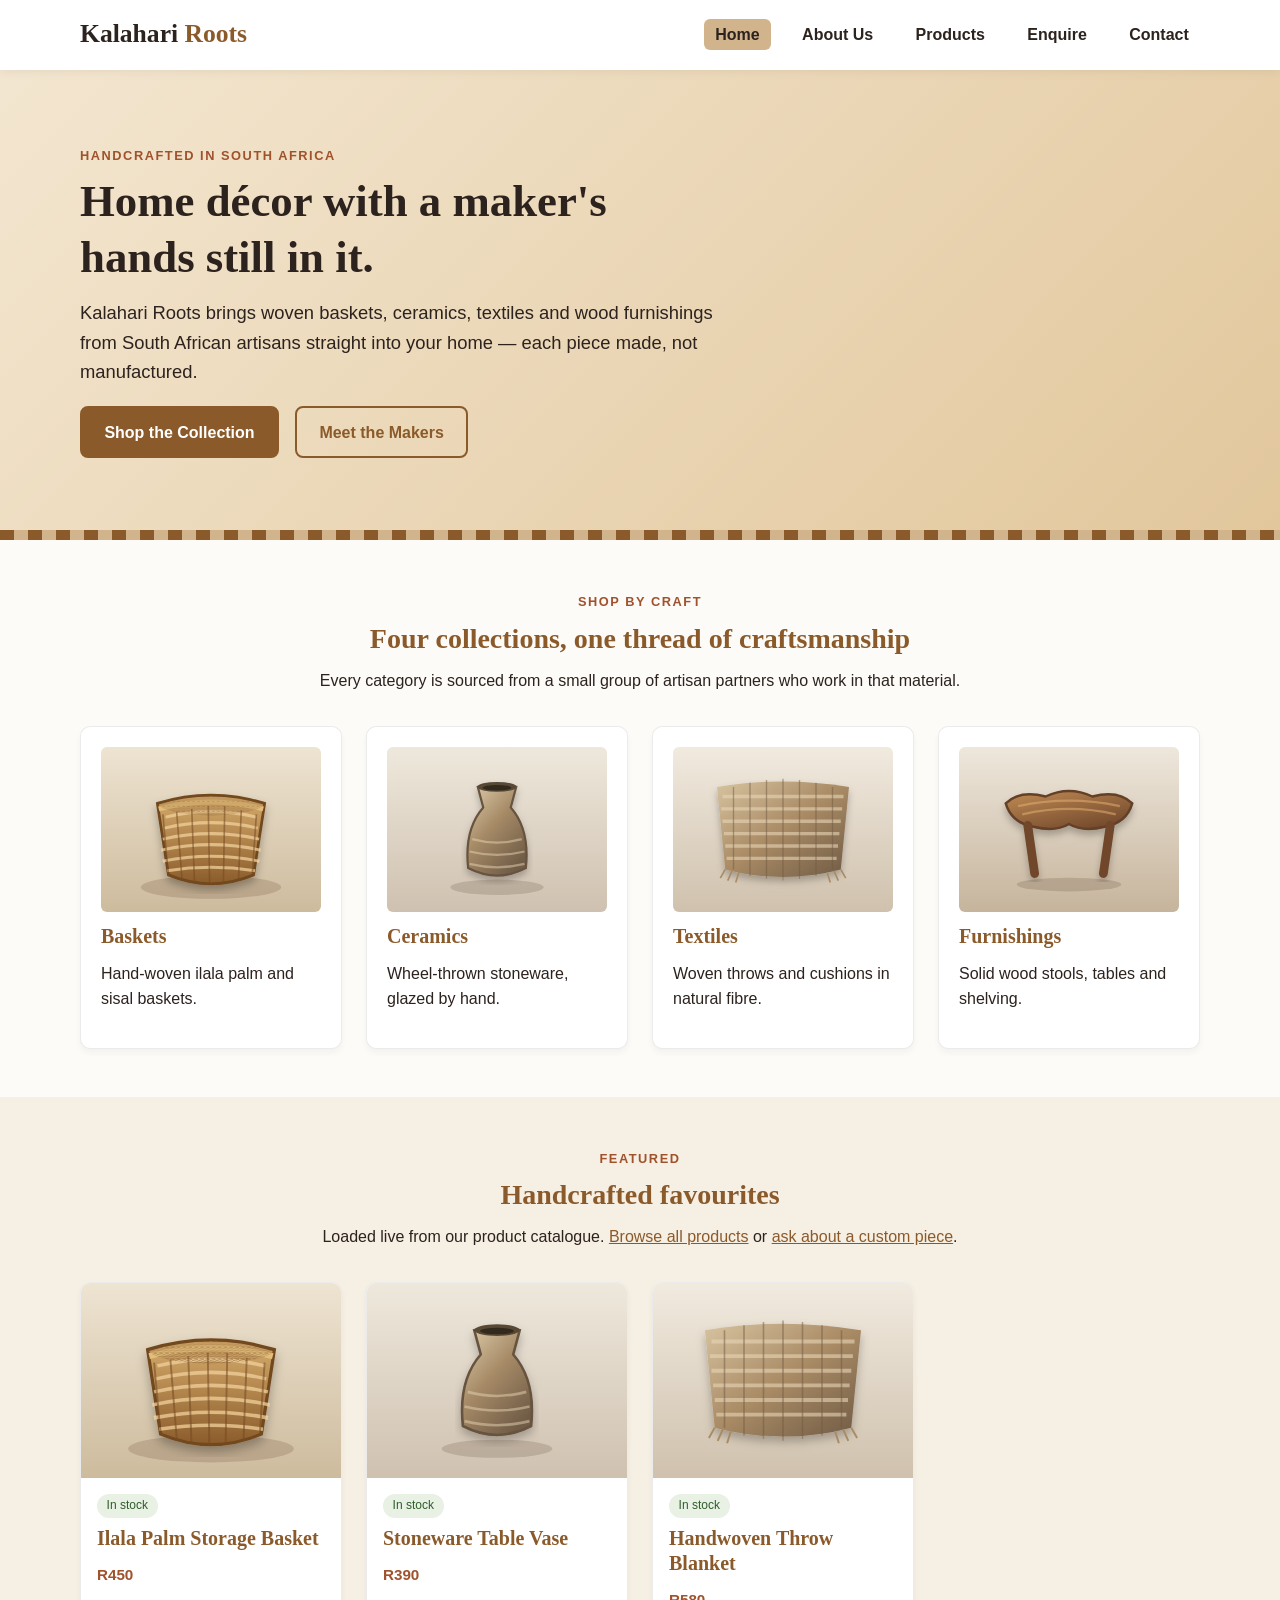
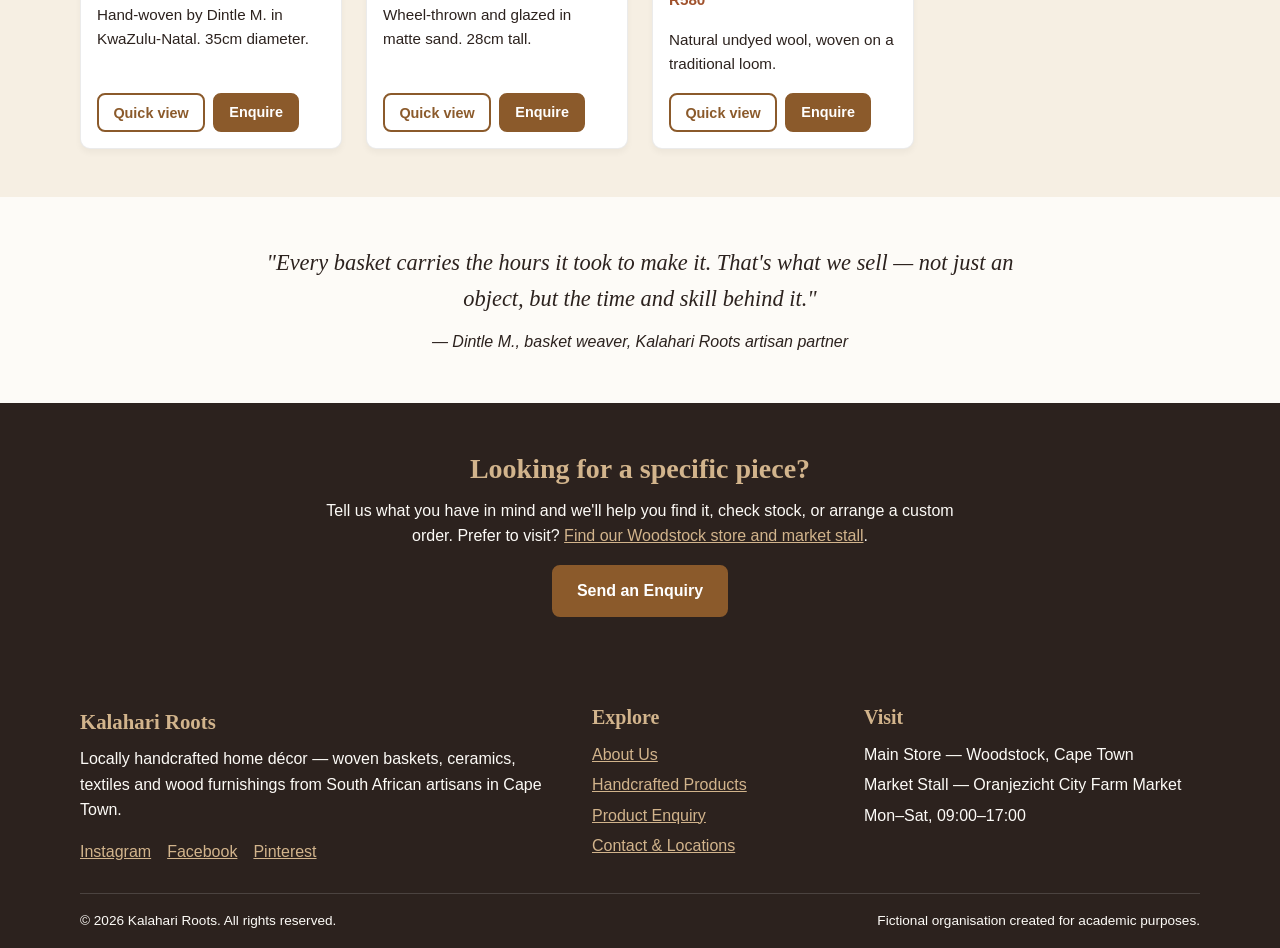
<file: index.html>
<!DOCTYPE html>
<html lang="en">
<head>
  <meta charset="UTF-8">
  <meta name="viewport" content="width=device-width, initial-scale=1.0">
  <title>Kalahari Roots | Handcrafted South African Home Décor, Cape Town</title>
  <meta name="description" content="Shop handcrafted South African home décor in Cape Town — woven baskets, stoneware ceramics, handwoven textiles and solid wood furnishings made by local artisans.">
  <meta name="keywords" content="handcrafted home decor South Africa, woven baskets Cape Town, stoneware ceramics, handwoven textiles, wooden furniture, Woodstock store">
  <meta name="author" content="Kalahari Roots">
  <meta name="robots" content="index, follow">
  <meta name="theme-color" content="#8B5A2B">
  <meta http-equiv="Content-Security-Policy" content="default-src 'self'; script-src 'self' https://cdnjs.cloudflare.com; style-src 'self' 'unsafe-inline' https://cdnjs.cloudflare.com; img-src 'self' data: https://tile.openstreetmap.org https://cdnjs.cloudflare.com; connect-src 'self' https://jsonplaceholder.typicode.com; form-action 'self' https://jsonplaceholder.typicode.com; object-src 'none'; base-uri 'self'">
  <meta name="referrer" content="strict-origin-when-cross-origin">
  <link rel="canonical" href="https://kalahari-roots.netlify.app/">
  <meta property="og:type" content="website">
  <meta property="og:site_name" content="Kalahari Roots">
  <meta property="og:title" content="Kalahari Roots | Handcrafted South African Home Décor, Cape Town">
  <meta property="og:description" content="Shop handcrafted South African home décor in Cape Town — woven baskets, stoneware ceramics, handwoven textiles and solid wood furnishings made by local artisans.">
  <meta property="og:url" content="https://kalahari-roots.netlify.app/">
  <meta property="og:image" content="https://kalahari-roots.netlify.app/images/ilala-palm-storage-basket.svg">
  <meta name="twitter:card" content="summary_large_image">
  <link rel="icon" href="images/ilala-palm-storage-basket.svg" type="image/svg+xml">
  <link rel="stylesheet" href="css/style.css">
  <script type="application/ld+json">{"@context": "https://schema.org", "@type": "HomeGoodsStore", "name": "Kalahari Roots", "description": "Handcrafted South African home décor — baskets, ceramics, textiles and wood furnishings.", "url": "https://kalahari-roots.netlify.app/", "telephone": "+27215550148", "email": "hello@kalahariroots.co.za", "priceRange": "R220–R1450", "address": {"@type": "PostalAddress", "addressLocality": "Woodstock, Cape Town", "addressRegion": "Western Cape", "addressCountry": "ZA"}, "geo": {"@type": "GeoCoordinates", "latitude": -33.9272, "longitude": 18.4486}, "openingHours": "Mo-Sa 09:00-17:00", "areaServed": "South Africa"}</script>
  </head>
<body>
  <a class="skip-link" href="#main">Skip to main content</a>
  <header class="site-header">
    <nav class="nav-wrap" aria-label="Main navigation">
      <a href="index.html" class="logo">Kalahari <span>Roots</span></a>
      <button type="button" class="nav-toggle" aria-label="Toggle menu" aria-expanded="false">☰</button>
      <ul class="nav-links">
        <li><a href="index.html" aria-current="page">Home</a></li>
        <li><a href="about.html">About Us</a></li>
        <li><a href="products.html">Products</a></li>
        <li><a href="enquiry.html">Enquire</a></li>
        <li><a href="contact.html">Contact</a></li>
      </ul>
    </nav>
  </header>

  <main id="main">

    <section class="hero">
      <div class="container hero-grid">
        <div class="hero-copy">
          <span class="eyebrow">Handcrafted in South Africa</span>
          <h1>Home décor with a maker's hands still in it.</h1>
          <p class="lead">Kalahari Roots brings woven baskets, ceramics, textiles and wood furnishings from South African artisans straight into your home — each piece made, not manufactured.</p>
          <div class="hero-actions">
            <a href="products.html" class="btn btn-primary">Shop the Collection</a>
            <a href="about.html" class="btn btn-outline">Meet the Makers</a>
          </div>
        </div>
      </div>
    </section>

    <div class="weave-rule"></div>

    <section>
      <div class="container">
        <div class="section-head reveal">
          <span class="eyebrow">Shop by Craft</span>
          <h2>Four collections, one thread of craftsmanship</h2>
          <p>Every category is sourced from a small group of artisan partners who work in that material.</p>
        </div>
        <div class="card-grid">
          <a href="products.html#baskets" class="category-card reveal">
            <img src="images/ilala-palm-storage-basket.svg" alt="Hand-woven ilala palm storage basket" loading="lazy" width="400" height="300">
            <h3>Baskets</h3><p>Hand-woven ilala palm and sisal baskets.</p>
          </a>
          <a href="products.html#ceramics" class="category-card reveal">
            <img src="images/stoneware-table-vase.svg" alt="Handmade stoneware table vase" loading="lazy" width="400" height="300">
            <h3>Ceramics</h3><p>Wheel-thrown stoneware, glazed by hand.</p>
          </a>
          <a href="products.html#textiles" class="category-card reveal">
            <img src="images/handwoven-throw-blanket.svg" alt="Handwoven wool throw blanket" loading="lazy" width="400" height="300">
            <h3>Textiles</h3><p>Woven throws and cushions in natural fibre.</p>
          </a>
          <a href="products.html#furnishings" class="category-card reveal">
            <img src="images/live-edge-side-table.svg" alt="Live-edge wooden side table" loading="lazy" width="400" height="300">
            <h3>Furnishings</h3><p>Solid wood stools, tables and shelving.</p>
          </a>
        </div>
      </div>
    </section>

    <section class="section-alt">
      <div class="container">
        <div class="section-head reveal">
          <span class="eyebrow">Featured</span>
          <h2>Handcrafted favourites</h2>
          <p>Loaded live from our product catalogue. <a href="products.html">Browse all products</a> or <a href="enquiry.html">ask about a custom piece</a>.</p>
        </div>
        <div class="product-grid" id="featured-grid" aria-live="polite"></div>
        <noscript><p>Enable JavaScript to see featured products, or visit our <a href="products.html">products page</a>.</p></noscript>
      </div>
    </section>

    <section>
      <div class="container">
        <div class="quote-strip reveal">
          <blockquote>"Every basket carries the hours it took to make it. That's what we sell — not just an object, but the time and skill behind it."</blockquote>
          <cite>— Dintle M., basket weaver, Kalahari Roots artisan partner</cite>
        </div>
      </div>
    </section>

    <section class="cta-band">
      <div class="container">
        <h2>Looking for a specific piece?</h2>
        <p>Tell us what you have in mind and we'll help you find it, check stock, or arrange a custom order. Prefer to visit? <a href="contact.html">Find our Woodstock store and market stall</a>.</p>
        <a href="enquiry.html" class="btn btn-primary">Send an Enquiry</a>
      </div>
    </section>
  </main>

  <footer class="site-footer">
    <div class="container">
      <div class="footer-grid">
        <div>
          <span class="logo">Kalahari Roots</span>
          <p>Locally handcrafted home décor — woven baskets, ceramics, textiles and wood furnishings from South African artisans in Cape Town.</p>
          <ul class="social">
            <li><a href="https://www.instagram.com/" target="_blank" rel="noopener noreferrer" aria-label="Kalahari Roots on Instagram">Instagram</a></li>
            <li><a href="https://www.facebook.com/" target="_blank" rel="noopener noreferrer" aria-label="Kalahari Roots on Facebook">Facebook</a></li>
            <li><a href="https://www.pinterest.com/" target="_blank" rel="noopener noreferrer" aria-label="Kalahari Roots on Pinterest">Pinterest</a></li>
          </ul>
        </div>
        <div>
          <h3>Explore</h3>
          <ul>
            <li><a href="about.html">About Us</a></li>
            <li><a href="products.html">Handcrafted Products</a></li>
            <li><a href="enquiry.html">Product Enquiry</a></li>
            <li><a href="contact.html">Contact &amp; Locations</a></li>
          </ul>
        </div>
        <div>
          <h3>Visit</h3>
          <ul>
            <li>Main Store — Woodstock, Cape Town</li>
            <li>Market Stall — Oranjezicht City Farm Market</li>
            <li>Mon–Sat, 09:00–17:00</li>
          </ul>
        </div>
      </div>
      <div class="footer-bottom">
        <span>&copy; 2026 Kalahari Roots. All rights reserved.</span>
        <span>Fictional organisation created for academic purposes.</span>
      </div>
    </div>
  </footer>
  <script src="js/products.js" defer></script>
  <script src="js/script.js" defer></script>
</body>
</html>
</file>
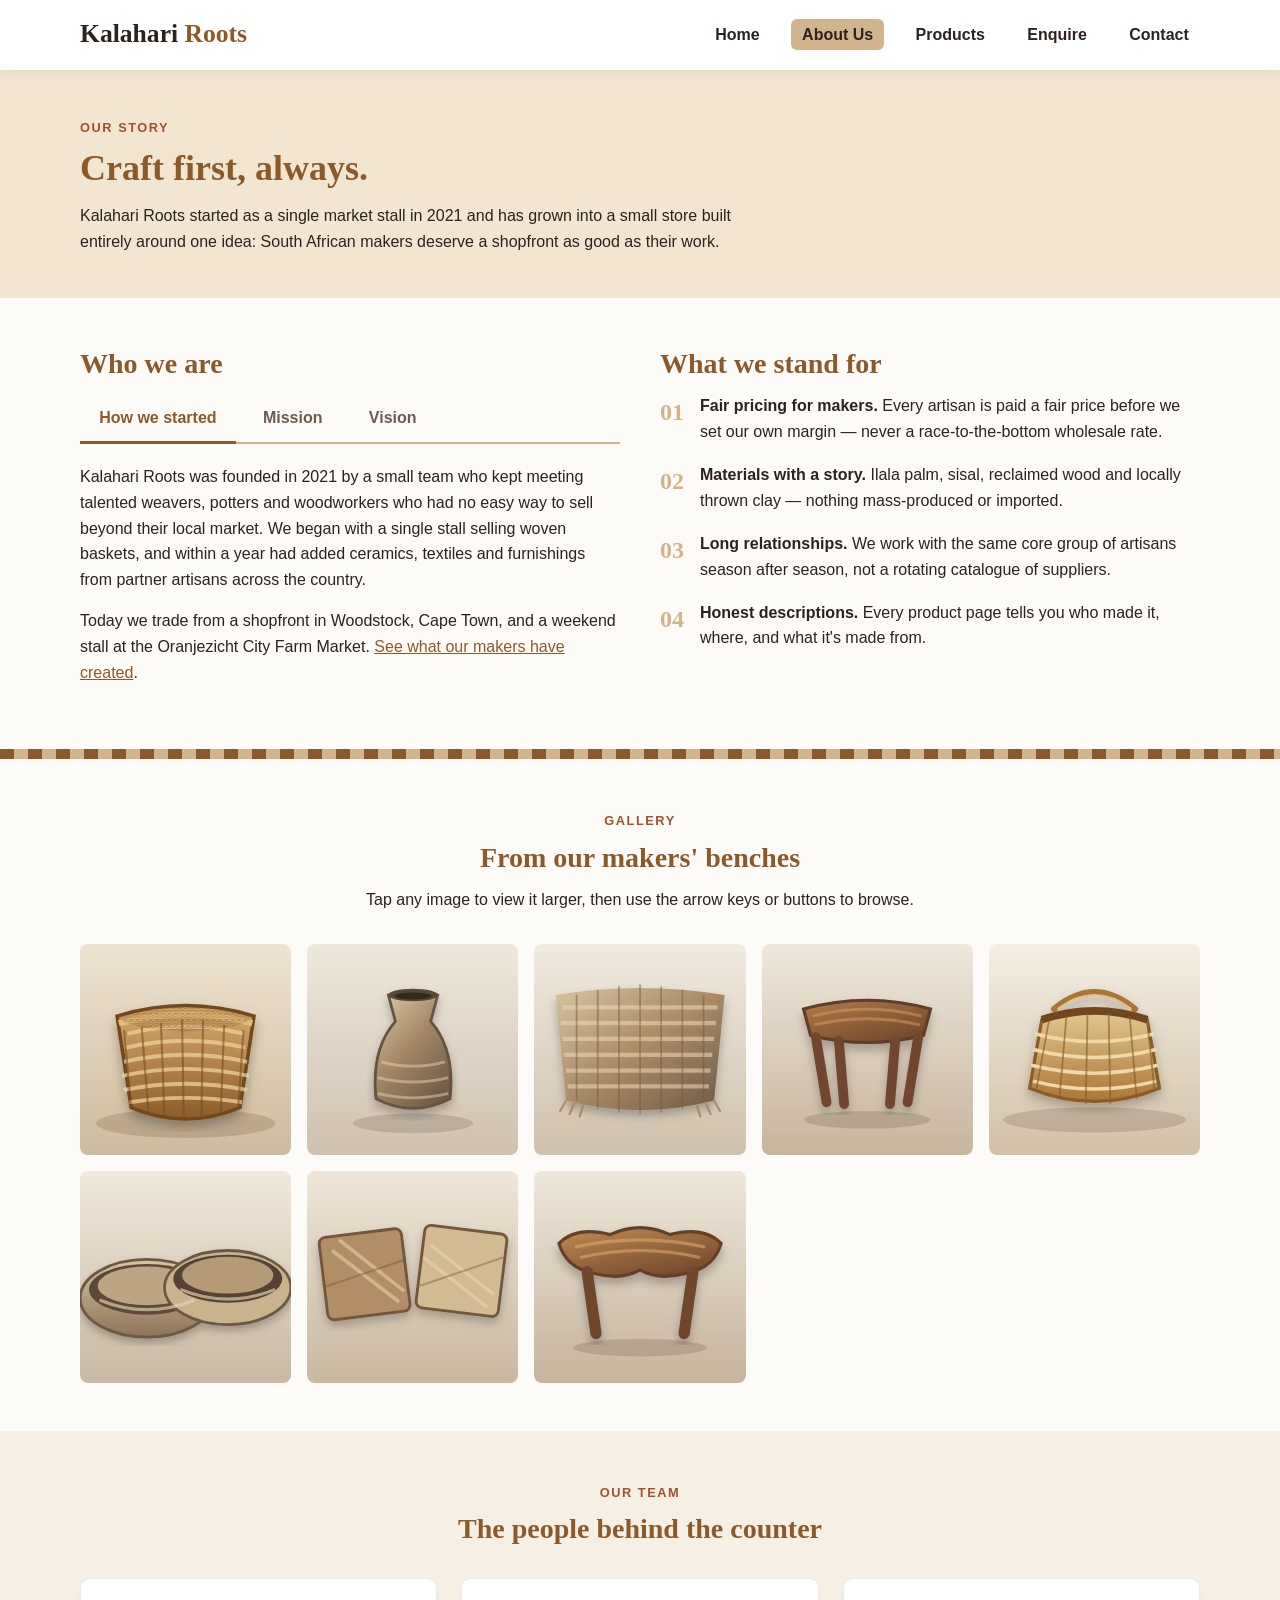
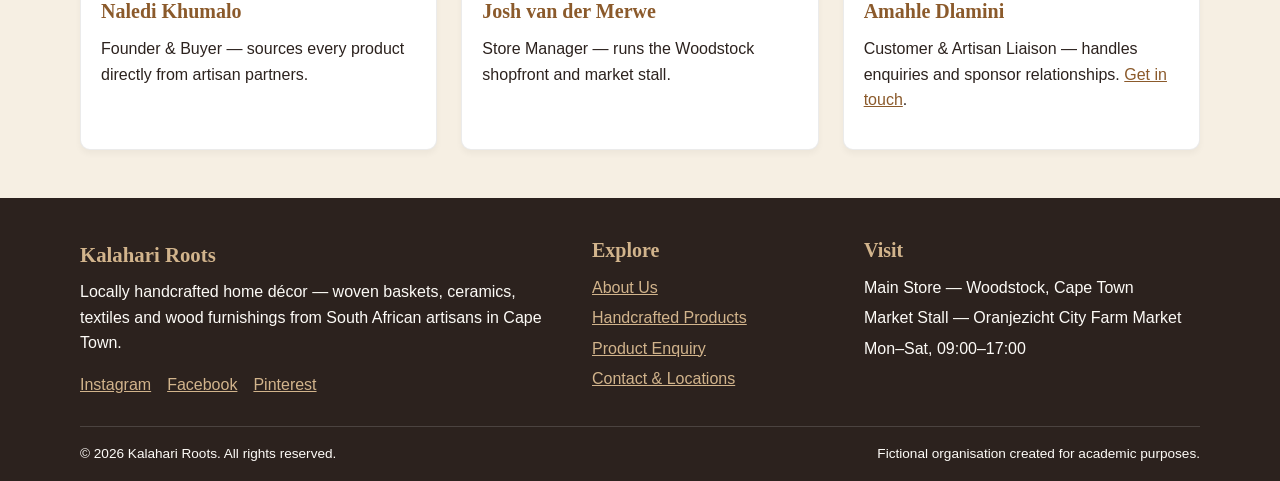
<file: about.html>
<!DOCTYPE html>
<html lang="en">
<head>
  <meta charset="UTF-8">
  <meta name="viewport" content="width=device-width, initial-scale=1.0">
  <title>About Kalahari Roots | Our Story, Mission & Artisan Team</title>
  <meta name="description" content="Meet the Cape Town team behind Kalahari Roots and the South African weavers, potters and woodworkers whose handmade home décor we sell. Read our story, mission and values.">
  <meta name="keywords" content="about Kalahari Roots, South African artisans, handmade home decor story, Cape Town craft store, fair trade crafts">
  <meta name="author" content="Kalahari Roots">
  <meta name="robots" content="index, follow">
  <meta name="theme-color" content="#8B5A2B">
  <meta http-equiv="Content-Security-Policy" content="default-src 'self'; script-src 'self' https://cdnjs.cloudflare.com; style-src 'self' 'unsafe-inline' https://cdnjs.cloudflare.com; img-src 'self' data: https://tile.openstreetmap.org https://cdnjs.cloudflare.com; connect-src 'self' https://jsonplaceholder.typicode.com; form-action 'self' https://jsonplaceholder.typicode.com; object-src 'none'; base-uri 'self'">
  <meta name="referrer" content="strict-origin-when-cross-origin">
  <link rel="canonical" href="https://kalahari-roots.netlify.app/about.html">
  <meta property="og:type" content="website">
  <meta property="og:site_name" content="Kalahari Roots">
  <meta property="og:title" content="About Kalahari Roots | Our Story, Mission & Artisan Team">
  <meta property="og:description" content="Meet the Cape Town team behind Kalahari Roots and the South African weavers, potters and woodworkers whose handmade home décor we sell. Read our story, mission and values.">
  <meta property="og:url" content="https://kalahari-roots.netlify.app/about.html">
  <meta property="og:image" content="https://kalahari-roots.netlify.app/images/ilala-palm-storage-basket.svg">
  <meta name="twitter:card" content="summary_large_image">
  <link rel="icon" href="images/ilala-palm-storage-basket.svg" type="image/svg+xml">
  <link rel="stylesheet" href="css/style.css">
  </head>
<body>
  <a class="skip-link" href="#main">Skip to main content</a>
  <header class="site-header">
    <nav class="nav-wrap" aria-label="Main navigation">
      <a href="index.html" class="logo">Kalahari <span>Roots</span></a>
      <button type="button" class="nav-toggle" aria-label="Toggle menu" aria-expanded="false">☰</button>
      <ul class="nav-links">
        <li><a href="index.html">Home</a></li>
        <li><a href="about.html" aria-current="page">About Us</a></li>
        <li><a href="products.html">Products</a></li>
        <li><a href="enquiry.html">Enquire</a></li>
        <li><a href="contact.html">Contact</a></li>
      </ul>
    </nav>
  </header>

  <main id="main">
    <div class="page-header">
      <div class="container">
        <span class="eyebrow">Our Story</span>
        <h1>Craft first, always.</h1>
        <p>Kalahari Roots started as a single market stall in 2021 and has grown into a small store built entirely around one idea: South African makers deserve a shopfront as good as their work.</p>
      </div>
    </div>

    <section>
      <div class="container about-grid">
        <div class="tabs reveal">
          <h2>Who we are</h2>
          <div role="tablist" aria-label="About Kalahari Roots">
            <button role="tab" id="tab-story" aria-controls="panel-story" aria-selected="true">How we started</button>
            <button role="tab" id="tab-mission" aria-controls="panel-mission" aria-selected="false" tabindex="-1">Mission</button>
            <button role="tab" id="tab-vision" aria-controls="panel-vision" aria-selected="false" tabindex="-1">Vision</button>
          </div>
          <div role="tabpanel" id="panel-story" aria-labelledby="tab-story">
            <p>Kalahari Roots was founded in 2021 by a small team who kept meeting talented weavers, potters and woodworkers who had no easy way to sell beyond their local market. We began with a single stall selling woven baskets, and within a year had added ceramics, textiles and furnishings from partner artisans across the country.</p>
            <p>Today we trade from a shopfront in Woodstock, Cape Town, and a weekend stall at the Oranjezicht City Farm Market. <a href="products.html">See what our makers have created</a>.</p>
          </div>
          <div role="tabpanel" id="panel-mission" aria-labelledby="tab-mission" hidden>
            <p>To champion South African craftsmanship by connecting local artisans with customers who value authentic, handmade home décor.</p>
          </div>
          <div role="tabpanel" id="panel-vision" aria-labelledby="tab-vision" hidden>
            <p>To become the country's most trusted destination — online and in person — for locally made home décor.</p>
          </div>
        </div>

        <div class="reveal">
          <h2>What we stand for</h2>
          <ul class="value-list">
            <li><span class="num">01</span><span><strong>Fair pricing for makers.</strong> Every artisan is paid a fair price before we set our own margin — never a race-to-the-bottom wholesale rate.</span></li>
            <li><span class="num">02</span><span><strong>Materials with a story.</strong> Ilala palm, sisal, reclaimed wood and locally thrown clay — nothing mass-produced or imported.</span></li>
            <li><span class="num">03</span><span><strong>Long relationships.</strong> We work with the same core group of artisans season after season, not a rotating catalogue of suppliers.</span></li>
            <li><span class="num">04</span><span><strong>Honest descriptions.</strong> Every product page tells you who made it, where, and what it's made from.</span></li>
          </ul>
        </div>
      </div>
    </section>

    <div class="weave-rule"></div>

    <section>
      <div class="container">
        <div class="section-head reveal">
          <span class="eyebrow">Gallery</span>
          <h2>From our makers' benches</h2>
          <p>Tap any image to view it larger, then use the arrow keys or buttons to browse.</p>
        </div>
        <div class="gallery-grid reveal">
          <button type="button" data-lightbox data-src="images/ilala-palm-storage-basket.svg" data-caption="Ilala palm storage basket" aria-label="Enlarge image: Ilala palm storage basket"><img src="images/ilala-palm-storage-basket.svg" alt="Ilala palm storage basket made by a South African artisan" loading="lazy" width="300" height="300"></button>
          <button type="button" data-lightbox data-src="images/stoneware-table-vase.svg" data-caption="Stoneware table vase" aria-label="Enlarge image: Stoneware table vase"><img src="images/stoneware-table-vase.svg" alt="Stoneware table vase made by a South African artisan" loading="lazy" width="300" height="300"></button>
          <button type="button" data-lightbox data-src="images/handwoven-throw-blanket.svg" data-caption="Handwoven throw blanket" aria-label="Enlarge image: Handwoven throw blanket"><img src="images/handwoven-throw-blanket.svg" alt="Handwoven throw blanket made by a South African artisan" loading="lazy" width="300" height="300"></button>
          <button type="button" data-lightbox data-src="images/reclaimed-wood-stool.svg" data-caption="Reclaimed wood stool" aria-label="Enlarge image: Reclaimed wood stool"><img src="images/reclaimed-wood-stool.svg" alt="Reclaimed wood stool made by a South African artisan" loading="lazy" width="300" height="300"></button>
          <button type="button" data-lightbox data-src="images/sisal-market-basket.svg" data-caption="Sisal market basket" aria-label="Enlarge image: Sisal market basket"><img src="images/sisal-market-basket.svg" alt="Sisal market basket made by a South African artisan" loading="lazy" width="300" height="300"></button>
          <button type="button" data-lightbox data-src="images/glazed-serving-bowl-set.svg" data-caption="Glazed serving bowl set" aria-label="Enlarge image: Glazed serving bowl set"><img src="images/glazed-serving-bowl-set.svg" alt="Glazed serving bowl set made by a South African artisan" loading="lazy" width="300" height="300"></button>
          <button type="button" data-lightbox data-src="images/cushion-cover-pair.svg" data-caption="Hand-loomed cushion covers" aria-label="Enlarge image: Hand-loomed cushion covers"><img src="images/cushion-cover-pair.svg" alt="Hand-loomed cushion covers made by a South African artisan" loading="lazy" width="300" height="300"></button>
          <button type="button" data-lightbox data-src="images/live-edge-side-table.svg" data-caption="Live-edge side table" aria-label="Enlarge image: Live-edge side table"><img src="images/live-edge-side-table.svg" alt="Live-edge side table made by a South African artisan" loading="lazy" width="300" height="300"></button>
        </div>
      </div>
    </section>

    <section class="section-alt">
      <div class="container">
        <div class="section-head reveal">
          <span class="eyebrow">Our Team</span>
          <h2>The people behind the counter</h2>
        </div>
        <div class="card-grid">
          <div class="category-card reveal"><h3>Naledi Khumalo</h3><p>Founder &amp; Buyer — sources every product directly from artisan partners.</p></div>
          <div class="category-card reveal"><h3>Josh van der Merwe</h3><p>Store Manager — runs the Woodstock shopfront and market stall.</p></div>
          <div class="category-card reveal"><h3>Amahle Dlamini</h3><p>Customer &amp; Artisan Liaison — handles enquiries and sponsor relationships. <a href="contact.html">Get in touch</a>.</p></div>
        </div>
      </div>
    </section>
  </main>

  <footer class="site-footer">
    <div class="container">
      <div class="footer-grid">
        <div>
          <span class="logo">Kalahari Roots</span>
          <p>Locally handcrafted home décor — woven baskets, ceramics, textiles and wood furnishings from South African artisans in Cape Town.</p>
          <ul class="social">
            <li><a href="https://www.instagram.com/" target="_blank" rel="noopener noreferrer" aria-label="Kalahari Roots on Instagram">Instagram</a></li>
            <li><a href="https://www.facebook.com/" target="_blank" rel="noopener noreferrer" aria-label="Kalahari Roots on Facebook">Facebook</a></li>
            <li><a href="https://www.pinterest.com/" target="_blank" rel="noopener noreferrer" aria-label="Kalahari Roots on Pinterest">Pinterest</a></li>
          </ul>
        </div>
        <div>
          <h3>Explore</h3>
          <ul>
            <li><a href="about.html">About Us</a></li>
            <li><a href="products.html">Handcrafted Products</a></li>
            <li><a href="enquiry.html">Product Enquiry</a></li>
            <li><a href="contact.html">Contact &amp; Locations</a></li>
          </ul>
        </div>
        <div>
          <h3>Visit</h3>
          <ul>
            <li>Main Store — Woodstock, Cape Town</li>
            <li>Market Stall — Oranjezicht City Farm Market</li>
            <li>Mon–Sat, 09:00–17:00</li>
          </ul>
        </div>
      </div>
      <div class="footer-bottom">
        <span>&copy; 2026 Kalahari Roots. All rights reserved.</span>
        <span>Fictional organisation created for academic purposes.</span>
      </div>
    </div>
  </footer>
  <script src="js/script.js" defer></script>
</body>
</html>
</file>
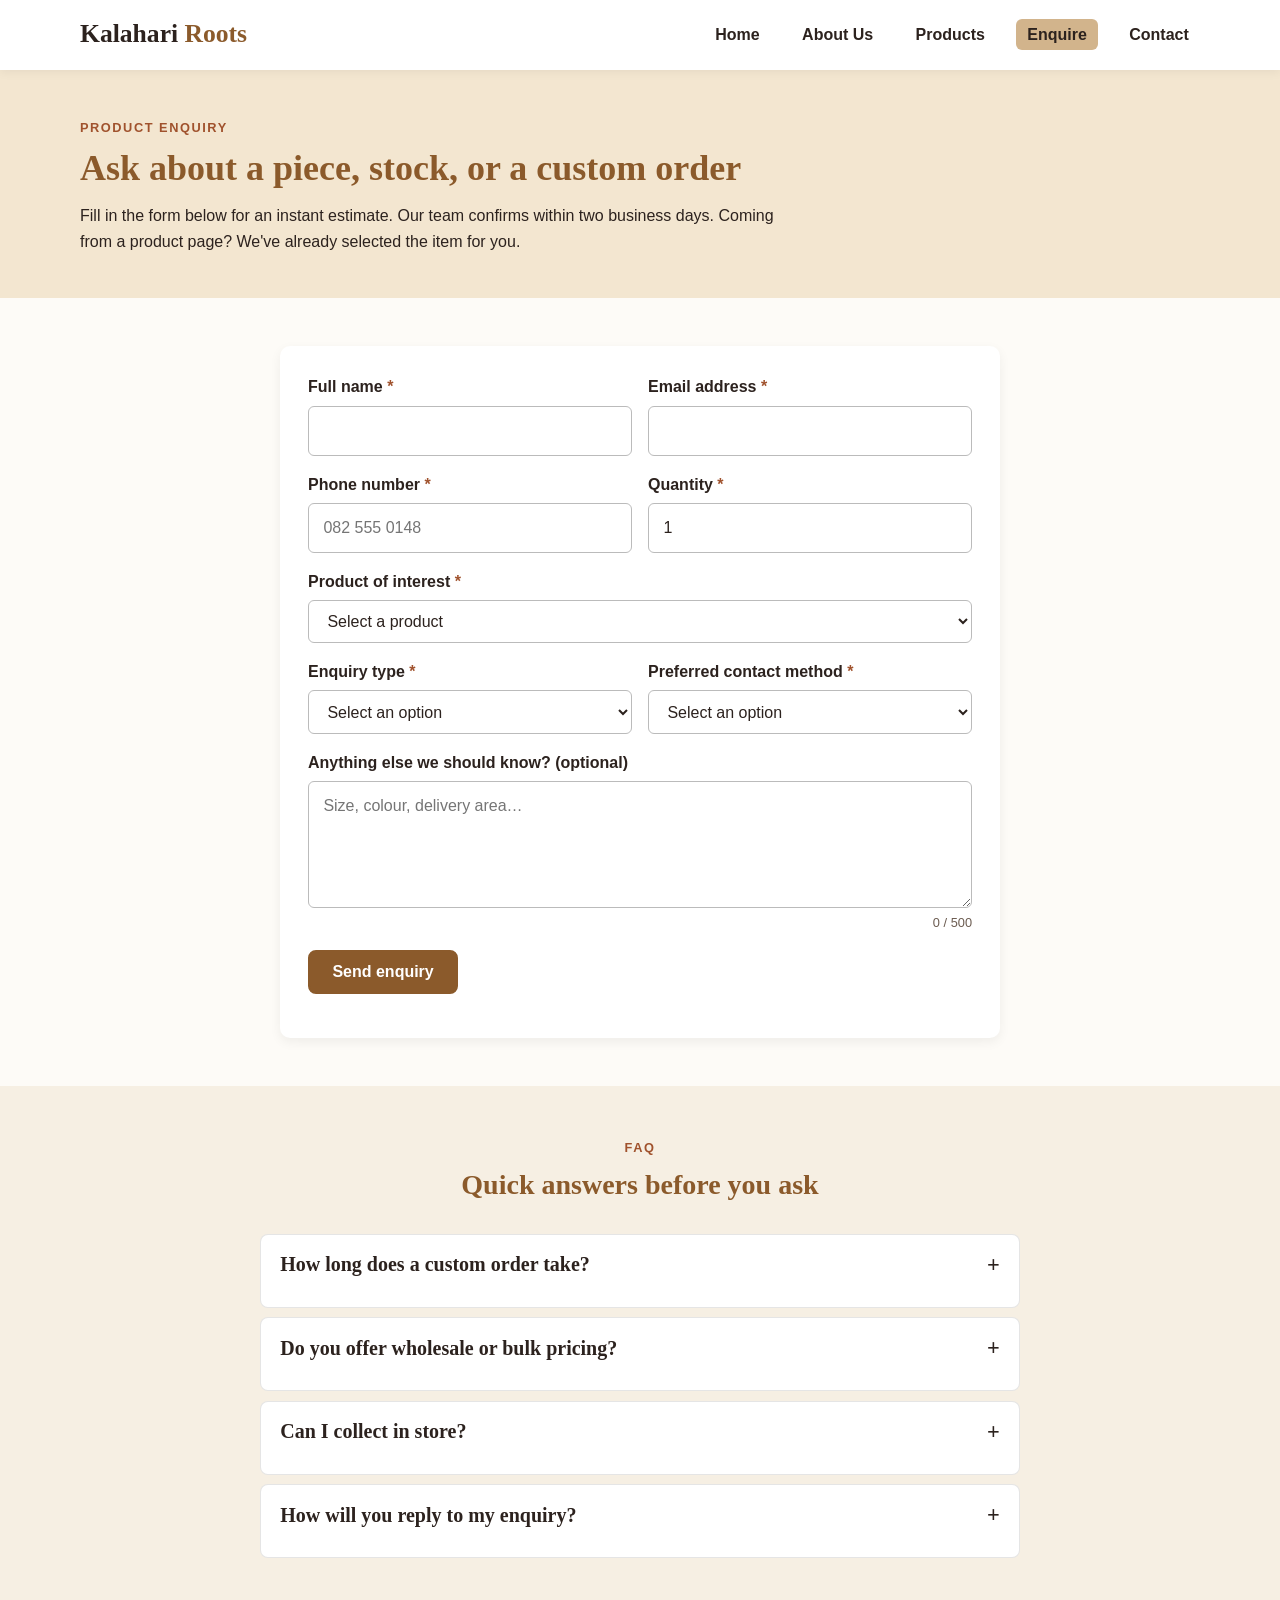
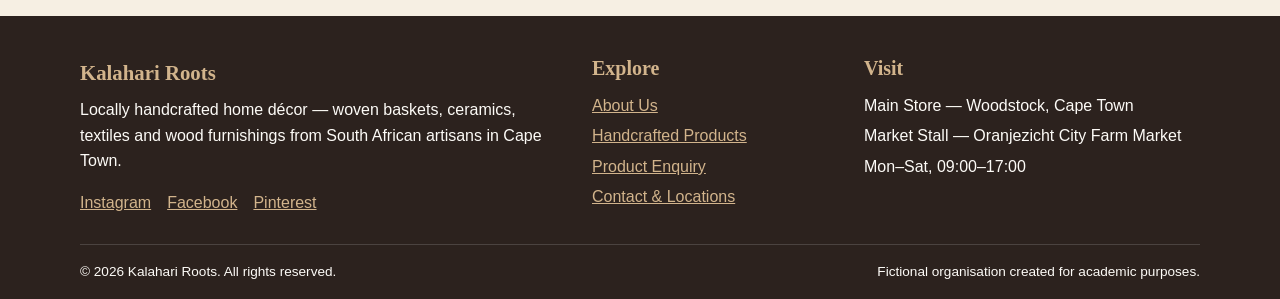
<file: enquiry.html>
<!DOCTYPE html>
<html lang="en">
<head>
  <meta charset="UTF-8">
  <meta name="viewport" content="width=device-width, initial-scale=1.0">
  <title>Product Enquiry & Custom Orders | Kalahari Roots</title>
  <meta name="description" content="Ask about stock, custom orders or wholesale pricing for Kalahari Roots handmade décor. Send an enquiry and get an instant price and availability estimate.">
  <meta name="keywords" content="product enquiry, custom handmade furniture order, wholesale baskets South Africa, stock availability, handcrafted decor quote">
  <meta name="author" content="Kalahari Roots">
  <meta name="robots" content="index, follow">
  <meta name="theme-color" content="#8B5A2B">
  <meta http-equiv="Content-Security-Policy" content="default-src 'self'; script-src 'self' https://cdnjs.cloudflare.com; style-src 'self' 'unsafe-inline' https://cdnjs.cloudflare.com; img-src 'self' data: https://tile.openstreetmap.org https://cdnjs.cloudflare.com; connect-src 'self' https://jsonplaceholder.typicode.com; form-action 'self' https://jsonplaceholder.typicode.com; object-src 'none'; base-uri 'self'">
  <meta name="referrer" content="strict-origin-when-cross-origin">
  <link rel="canonical" href="https://kalahari-roots.netlify.app/enquiry.html">
  <meta property="og:type" content="website">
  <meta property="og:site_name" content="Kalahari Roots">
  <meta property="og:title" content="Product Enquiry & Custom Orders | Kalahari Roots">
  <meta property="og:description" content="Ask about stock, custom orders or wholesale pricing for Kalahari Roots handmade décor. Send an enquiry and get an instant price and availability estimate.">
  <meta property="og:url" content="https://kalahari-roots.netlify.app/enquiry.html">
  <meta property="og:image" content="https://kalahari-roots.netlify.app/images/ilala-palm-storage-basket.svg">
  <meta name="twitter:card" content="summary_large_image">
  <link rel="icon" href="images/ilala-palm-storage-basket.svg" type="image/svg+xml">
  <link rel="stylesheet" href="css/style.css">
  </head>
<body>
  <a class="skip-link" href="#main">Skip to main content</a>
  <header class="site-header">
    <nav class="nav-wrap" aria-label="Main navigation">
      <a href="index.html" class="logo">Kalahari <span>Roots</span></a>
      <button type="button" class="nav-toggle" aria-label="Toggle menu" aria-expanded="false">☰</button>
      <ul class="nav-links">
        <li><a href="index.html">Home</a></li>
        <li><a href="about.html">About Us</a></li>
        <li><a href="products.html">Products</a></li>
        <li><a href="enquiry.html" aria-current="page">Enquire</a></li>
        <li><a href="contact.html">Contact</a></li>
      </ul>
    </nav>
  </header>

  <main id="main">
    <div class="page-header">
      <div class="container">
        <span class="eyebrow">Product Enquiry</span>
        <h1>Ask about a piece, stock, or a custom order</h1>
        <p>Fill in the form below for an instant estimate. Our team confirms within two business days. Coming from a product page? We've already selected the item for you.</p>
      </div>
    </div>

    <section>
      <div class="container">
        <div class="response-card" id="response-card" role="status" aria-live="polite"></div>

        <form class="form-card" id="enquiry-form" action="https://jsonplaceholder.typicode.com/posts" method="post" novalidate>
          <div class="form-two">
            <div class="form-row">
              <label for="enq-name">Full name <span class="req" aria-hidden="true">*</span></label>
              <input type="text" id="enq-name" name="name" data-rule="name" required minlength="2" maxlength="60" autocomplete="name">
              <span class="form-error" role="alert"></span>
            </div>
            <div class="form-row">
              <label for="enq-email">Email address <span class="req" aria-hidden="true">*</span></label>
              <input type="email" id="enq-email" name="email" data-rule="email" required maxlength="100" autocomplete="email">
              <span class="form-error" role="alert"></span>
            </div>
          </div>

          <div class="form-two">
            <div class="form-row">
              <label for="enq-phone">Phone number <span class="req" aria-hidden="true">*</span></label>
              <input type="tel" id="enq-phone" name="phone" data-rule="phone" required inputmode="tel" placeholder="082 555 0148" autocomplete="tel">
              <span class="form-error" role="alert"></span>
            </div>
            <div class="form-row">
              <label for="enq-qty">Quantity <span class="req" aria-hidden="true">*</span></label>
              <input type="number" id="enq-qty" name="quantity" data-rule="quantity" required min="1" max="100" value="1">
              <span class="form-error" role="alert"></span>
            </div>
          </div>

          <div class="form-row">
            <label for="product-interest">Product of interest <span class="req" aria-hidden="true">*</span></label>
            <select id="product-interest" name="product" required><option value="">Loading products…</option></select>
            <span class="form-error" role="alert"></span>
          </div>

          <div class="form-two">
            <div class="form-row">
              <label for="enq-type">Enquiry type <span class="req" aria-hidden="true">*</span></label>
              <select id="enq-type" name="enquiry-type" required>
                <option value="">Select an option</option>
                <option value="stock">Stock availability</option>
                <option value="custom">Custom order</option>
                <option value="wholesale">Wholesale / bulk order</option>
                <option value="general">General question</option>
              </select>
              <span class="form-error" role="alert"></span>
            </div>
            <div class="form-row">
              <label for="enq-contact">Preferred contact method <span class="req" aria-hidden="true">*</span></label>
              <select id="enq-contact" name="preferred-contact" required>
                <option value="">Select an option</option>
                <option value="email">Email</option>
                <option value="phone">Phone call</option>
                <option value="whatsapp">WhatsApp</option>
              </select>
              <span class="form-error" role="alert"></span>
            </div>
          </div>

          <div class="form-row">
            <label for="enq-message">Anything else we should know? (optional)</label>
            <textarea id="enq-message" name="message" rows="4" maxlength="500" data-rule="message" placeholder="Size, colour, delivery area…"></textarea>
            <span class="char-count">0 / 500</span>
            <span class="form-error" role="alert"></span>
          </div>

          <button type="submit" class="btn btn-primary" id="enq-submit">Send enquiry</button>
          <p class="form-status" id="form-status" role="status" aria-live="polite"></p>
        </form>
      </div>
    </section>

    <section class="section-alt">
      <div class="container" style="max-width:800px">
        <div class="section-head"><span class="eyebrow">FAQ</span><h2>Quick answers before you ask</h2></div>
        <div class="accordion-item">
          <h3><button type="button" class="accordion-btn" id="faq-btn-0" aria-expanded="false" aria-controls="faq-panel-0">How long does a custom order take?</button></h3>
          <div class="accordion-panel" id="faq-panel-0" role="region" aria-labelledby="faq-btn-0"><p>Most custom pieces take two to four weeks depending on the material and size. We confirm a date once the artisan has reviewed your request.</p></div>
        </div>
        <div class="accordion-item">
          <h3><button type="button" class="accordion-btn" id="faq-btn-1" aria-expanded="false" aria-controls="faq-panel-1">Do you offer wholesale or bulk pricing?</button></h3>
          <div class="accordion-panel" id="faq-panel-1" role="region" aria-labelledby="faq-btn-1"><p>Yes. Orders of five or more units of the same item qualify for 10% off. Select “Wholesale / bulk order” in the form to see an estimate.</p></div>
        </div>
        <div class="accordion-item">
          <h3><button type="button" class="accordion-btn" id="faq-btn-2" aria-expanded="false" aria-controls="faq-panel-2">Can I collect in store?</button></h3>
          <div class="accordion-panel" id="faq-panel-2" role="region" aria-labelledby="faq-btn-2"><p>Absolutely. Collect from our Woodstock store or the Oranjezicht City Farm Market stall — see our <a href="contact.html">contact page</a> for the map and hours.</p></div>
        </div>
        <div class="accordion-item">
          <h3><button type="button" class="accordion-btn" id="faq-btn-3" aria-expanded="false" aria-controls="faq-panel-3">How will you reply to my enquiry?</button></h3>
          <div class="accordion-panel" id="faq-panel-3" role="region" aria-labelledby="faq-btn-3"><p>You get an instant estimate on screen, and our team follows up by your chosen contact method within two business days.</p></div>
        </div>
      </div>
    </section>
  </main>

  <footer class="site-footer">
    <div class="container">
      <div class="footer-grid">
        <div>
          <span class="logo">Kalahari Roots</span>
          <p>Locally handcrafted home décor — woven baskets, ceramics, textiles and wood furnishings from South African artisans in Cape Town.</p>
          <ul class="social">
            <li><a href="https://www.instagram.com/" target="_blank" rel="noopener noreferrer" aria-label="Kalahari Roots on Instagram">Instagram</a></li>
            <li><a href="https://www.facebook.com/" target="_blank" rel="noopener noreferrer" aria-label="Kalahari Roots on Facebook">Facebook</a></li>
            <li><a href="https://www.pinterest.com/" target="_blank" rel="noopener noreferrer" aria-label="Kalahari Roots on Pinterest">Pinterest</a></li>
          </ul>
        </div>
        <div>
          <h3>Explore</h3>
          <ul>
            <li><a href="about.html">About Us</a></li>
            <li><a href="products.html">Handcrafted Products</a></li>
            <li><a href="enquiry.html">Product Enquiry</a></li>
            <li><a href="contact.html">Contact &amp; Locations</a></li>
          </ul>
        </div>
        <div>
          <h3>Visit</h3>
          <ul>
            <li>Main Store — Woodstock, Cape Town</li>
            <li>Market Stall — Oranjezicht City Farm Market</li>
            <li>Mon–Sat, 09:00–17:00</li>
          </ul>
        </div>
      </div>
      <div class="footer-bottom">
        <span>&copy; 2026 Kalahari Roots. All rights reserved.</span>
        <span>Fictional organisation created for academic purposes.</span>
      </div>
    </div>
  </footer>
  <script src="js/products.js" defer></script>
  <script src="js/script.js" defer></script>
</body>
</html>
</file>
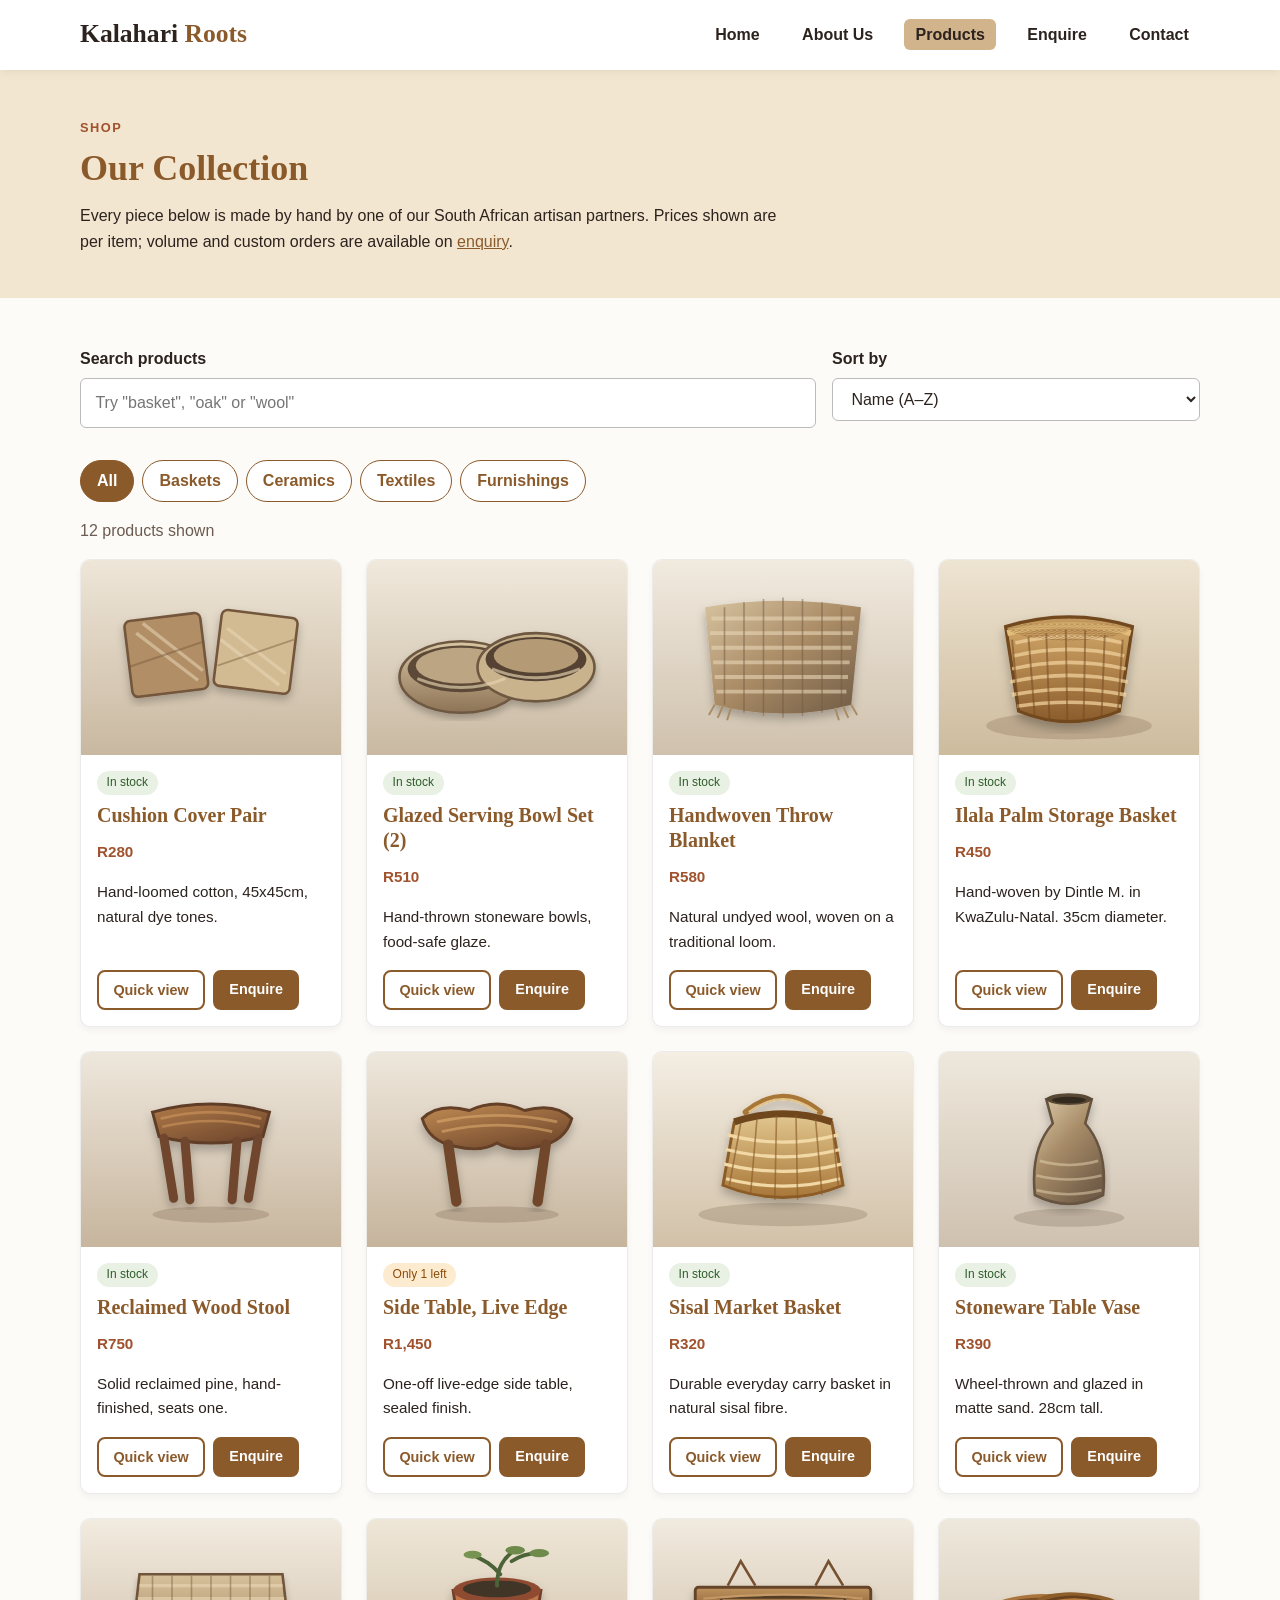
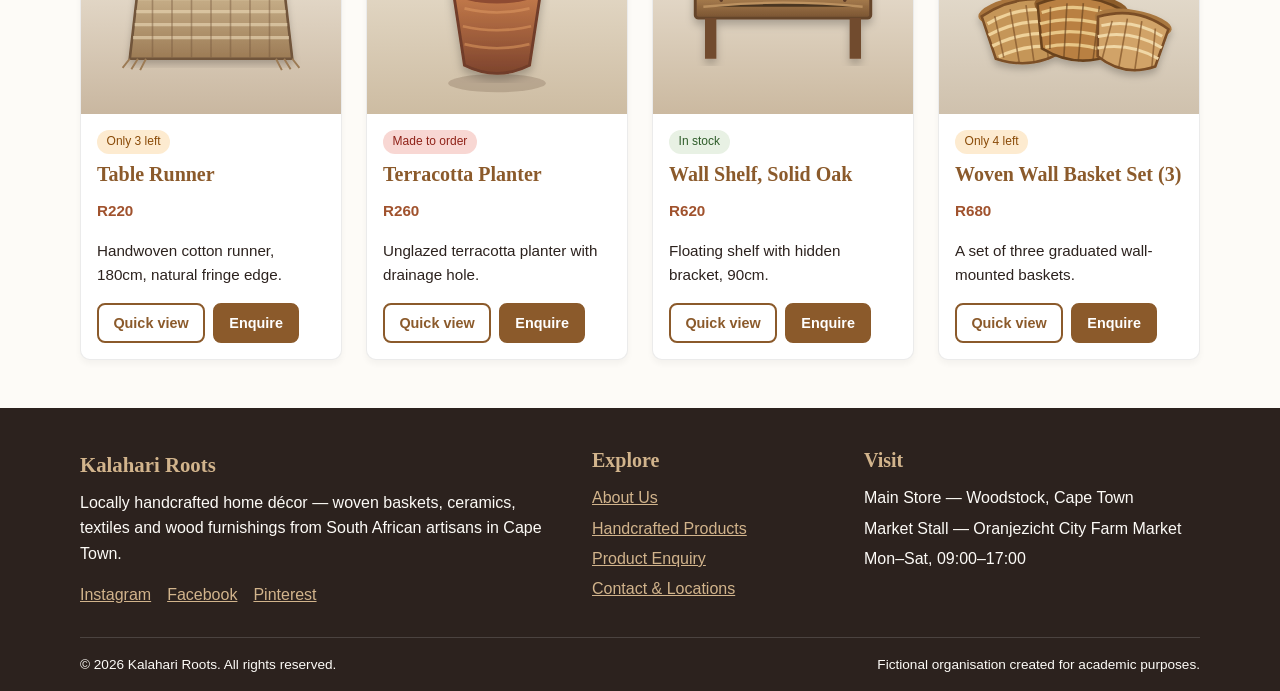
<file: products.html>
<!DOCTYPE html>
<html lang="en">
<head>
  <meta charset="UTF-8">
  <meta name="viewport" content="width=device-width, initial-scale=1.0">
  <title>Handcrafted Baskets, Ceramics & Furniture | Kalahari Roots</title>
  <meta name="description" content="Browse and search handmade South African baskets, stoneware ceramics, woven textiles and solid wood furniture. Filter by category and sort by price.">
  <meta name="keywords" content="buy woven baskets, stoneware vase South Africa, handwoven blanket, reclaimed wood stool, live edge side table, handmade homeware">
  <meta name="author" content="Kalahari Roots">
  <meta name="robots" content="index, follow">
  <meta name="theme-color" content="#8B5A2B">
  <meta http-equiv="Content-Security-Policy" content="default-src 'self'; script-src 'self' https://cdnjs.cloudflare.com; style-src 'self' 'unsafe-inline' https://cdnjs.cloudflare.com; img-src 'self' data: https://tile.openstreetmap.org https://cdnjs.cloudflare.com; connect-src 'self' https://jsonplaceholder.typicode.com; form-action 'self' https://jsonplaceholder.typicode.com; object-src 'none'; base-uri 'self'">
  <meta name="referrer" content="strict-origin-when-cross-origin">
  <link rel="canonical" href="https://kalahari-roots.netlify.app/products.html">
  <meta property="og:type" content="website">
  <meta property="og:site_name" content="Kalahari Roots">
  <meta property="og:title" content="Handcrafted Baskets, Ceramics & Furniture | Kalahari Roots">
  <meta property="og:description" content="Browse and search handmade South African baskets, stoneware ceramics, woven textiles and solid wood furniture. Filter by category and sort by price.">
  <meta property="og:url" content="https://kalahari-roots.netlify.app/products.html">
  <meta property="og:image" content="https://kalahari-roots.netlify.app/images/ilala-palm-storage-basket.svg">
  <meta name="twitter:card" content="summary_large_image">
  <link rel="icon" href="images/ilala-palm-storage-basket.svg" type="image/svg+xml">
  <link rel="stylesheet" href="css/style.css">
  </head>
<body>
  <a class="skip-link" href="#main">Skip to main content</a>
  <header class="site-header">
    <nav class="nav-wrap" aria-label="Main navigation">
      <a href="index.html" class="logo">Kalahari <span>Roots</span></a>
      <button type="button" class="nav-toggle" aria-label="Toggle menu" aria-expanded="false">☰</button>
      <ul class="nav-links">
        <li><a href="index.html">Home</a></li>
        <li><a href="about.html">About Us</a></li>
        <li><a href="products.html" aria-current="page">Products</a></li>
        <li><a href="enquiry.html">Enquire</a></li>
        <li><a href="contact.html">Contact</a></li>
      </ul>
    </nav>
  </header>

  <main id="main">
    <div class="page-header">
      <div class="container">
        <span class="eyebrow">Shop</span>
        <h1>Our Collection</h1>
        <p>Every piece below is made by hand by one of our South African artisan partners. Prices shown are per item; volume and custom orders are available on <a href="enquiry.html">enquiry</a>.</p>
      </div>
    </div>

    <section>
      <div class="container">
        <div class="toolbar">
          <div class="form-row">
            <label for="product-search">Search products</label>
            <input type="search" id="product-search" placeholder="Try &quot;basket&quot;, &quot;oak&quot; or &quot;wool&quot;" autocomplete="off">
          </div>
          <div class="form-row">
            <label for="product-sort">Sort by</label>
            <select id="product-sort">
              <option value="name-asc">Name (A–Z)</option>
              <option value="name-desc">Name (Z–A)</option>
              <option value="price-asc">Price (low to high)</option>
              <option value="price-desc">Price (high to low)</option>
            </select>
          </div>
        </div>
        <div class="filter-row" role="group" aria-label="Filter by category">
          <button type="button" class="filter-btn active" data-category="all">All</button>
          <button type="button" class="filter-btn" data-category="baskets">Baskets</button>
          <button type="button" class="filter-btn" data-category="ceramics">Ceramics</button>
          <button type="button" class="filter-btn" data-category="textiles">Textiles</button>
          <button type="button" class="filter-btn" data-category="furnishings">Furnishings</button>
        </div>
        <p class="result-count" id="result-count" aria-live="polite"></p>
        <div class="product-grid" id="product-grid"></div>
        <div class="no-results" id="no-results" hidden>
          <h2>No products match your search</h2>
          <p>Try a different word, or <button type="button" class="btn btn-outline btn-small" id="clear-search">reset filters</button> — or <a href="enquiry.html">ask us about a custom piece</a>.</p>
        </div>
        <noscript><p>Please enable JavaScript to browse the catalogue, or <a href="contact.html">contact us</a> for a price list.</p></noscript>
      </div>
    </section>
  </main>

  <footer class="site-footer">
    <div class="container">
      <div class="footer-grid">
        <div>
          <span class="logo">Kalahari Roots</span>
          <p>Locally handcrafted home décor — woven baskets, ceramics, textiles and wood furnishings from South African artisans in Cape Town.</p>
          <ul class="social">
            <li><a href="https://www.instagram.com/" target="_blank" rel="noopener noreferrer" aria-label="Kalahari Roots on Instagram">Instagram</a></li>
            <li><a href="https://www.facebook.com/" target="_blank" rel="noopener noreferrer" aria-label="Kalahari Roots on Facebook">Facebook</a></li>
            <li><a href="https://www.pinterest.com/" target="_blank" rel="noopener noreferrer" aria-label="Kalahari Roots on Pinterest">Pinterest</a></li>
          </ul>
        </div>
        <div>
          <h3>Explore</h3>
          <ul>
            <li><a href="about.html">About Us</a></li>
            <li><a href="products.html">Handcrafted Products</a></li>
            <li><a href="enquiry.html">Product Enquiry</a></li>
            <li><a href="contact.html">Contact &amp; Locations</a></li>
          </ul>
        </div>
        <div>
          <h3>Visit</h3>
          <ul>
            <li>Main Store — Woodstock, Cape Town</li>
            <li>Market Stall — Oranjezicht City Farm Market</li>
            <li>Mon–Sat, 09:00–17:00</li>
          </ul>
        </div>
      </div>
      <div class="footer-bottom">
        <span>&copy; 2026 Kalahari Roots. All rights reserved.</span>
        <span>Fictional organisation created for academic purposes.</span>
      </div>
    </div>
  </footer>
  <script src="js/products.js" defer></script>
  <script src="js/script.js" defer></script>
</body>
</html>
</file>
<file: css/style.css>
/* Kalahari Roots — shared stylesheet (Part 3) */
*{margin:0;padding:0;box-sizing:border-box}
:root{--primary:#8B5A2B;--sand:#D2B48C;--accent:#A0522D;--dark:#2C221E;--light:#FDFBF7;--white:#fff;--muted:#6b5b50;--radius:10px;--t:.3s ease;--hf:Georgia,serif;--bf:'Segoe UI',Tahoma,Geneva,Verdana,sans-serif}
html{scroll-behavior:smooth;font-size:16px}
body{font-family:var(--bf);line-height:1.6;color:var(--dark);background:var(--light);display:flex;flex-direction:column;min-height:100vh}
h1,h2,h3,h4{font-family:var(--hf);color:var(--primary);line-height:1.25;margin-bottom:.75rem}
h1{font-size:2.25rem}h2{font-size:1.75rem}h3{font-size:1.25rem}h4{font-size:1.05rem}
p{margin-bottom:1rem}a{color:var(--primary);transition:color var(--t)}a:hover,a:focus{color:var(--accent)}
img{max-width:100%;height:auto;display:block}
:focus-visible{outline:3px solid var(--accent);outline-offset:2px}
.container{max-width:1160px;margin:0 auto;padding:0 1.25rem}
section{padding:3rem 0}main{flex:1}
.skip-link{position:absolute;left:-999px;top:0;background:var(--dark);color:#fff;padding:.5rem 1rem;z-index:3000}.skip-link:focus{left:0}
/* header */
.site-header{background:var(--white);box-shadow:0 2px 10px rgba(0,0,0,.06);position:sticky;top:0;z-index:1000}
.nav-wrap{max-width:1160px;margin:0 auto;padding:.9rem 1.25rem;display:flex;justify-content:space-between;align-items:center;position:relative}
.logo{font-family:var(--hf);font-size:1.6rem;font-weight:700;color:var(--dark);text-decoration:none}.logo span{color:var(--primary)}
.nav-links{display:flex;list-style:none;gap:1.25rem}
.nav-links a{font-weight:600;padding:.45rem .7rem;border-radius:6px;text-decoration:none;color:var(--dark)}
.nav-links a:hover,.nav-links a[aria-current="page"]{background:var(--sand);color:var(--dark)}
.nav-toggle{display:none;background:none;border:1px solid var(--sand);border-radius:6px;font-size:1.4rem;padding:.2rem .65rem;cursor:pointer;color:var(--dark)}
/* buttons */
.btn{display:inline-block;padding:.7rem 1.4rem;border-radius:8px;font-weight:600;font-size:1rem;font-family:inherit;border:2px solid var(--primary);cursor:pointer;text-decoration:none;transition:background var(--t),color var(--t),transform var(--t)}
.btn:hover{transform:translateY(-2px);text-decoration:none}.btn:active{transform:scale(.98)}
.btn-primary{background:var(--primary);color:#fff}.btn-primary:hover{background:var(--accent);border-color:var(--accent);color:#fff}
.btn-outline{background:transparent;color:var(--primary)}.btn-outline:hover{background:var(--primary);color:#fff}
.btn-small{padding:.4rem .9rem;font-size:.9rem}
/* hero + headers */
.hero{background:linear-gradient(135deg,#f3e6d0,#e2c79c);padding:4.5rem 0}
.hero-copy{max-width:640px}.hero h1{font-size:2.8rem;color:var(--dark)}
.eyebrow{display:inline-block;text-transform:uppercase;letter-spacing:.12em;font-size:.8rem;font-weight:700;color:var(--accent);margin-bottom:.5rem}
.lead{font-size:1.15rem}.hero-actions{display:flex;gap:1rem;flex-wrap:wrap;margin-top:1.25rem}
.page-header{background:#f3e6d0;padding:2.75rem 0}.page-header p{max-width:700px;margin-bottom:0}
.weave-rule{height:10px;background:repeating-linear-gradient(90deg,var(--primary) 0 14px,var(--sand) 14px 28px)}
.section-head{text-align:center;max-width:680px;margin:0 auto 2rem}
.section-alt{background:#f6efe3}
/* cards */
.card-grid{display:grid;grid-template-columns:repeat(auto-fit,minmax(230px,1fr));gap:1.5rem}
.category-card{background:var(--white);border:1px solid rgba(0,0,0,.08);border-radius:var(--radius);padding:1.25rem;text-decoration:none;color:var(--dark);box-shadow:0 4px 6px rgba(0,0,0,.04);transition:transform var(--t),box-shadow var(--t)}
.category-card:hover{transform:translateY(-6px);box-shadow:0 10px 20px rgba(0,0,0,.12);text-decoration:none}
.category-card img{border-radius:6px;margin-bottom:.75rem;aspect-ratio:4/3;object-fit:cover;width:100%}
.quote-strip{max-width:760px;margin:0 auto;text-align:center}
.quote-strip blockquote{font-family:var(--hf);font-size:1.4rem;font-style:italic;margin-bottom:.75rem}
.cta-band{background:var(--dark);color:var(--light);text-align:center}.cta-band h2{color:var(--sand)}
/* products */
.toolbar{display:grid;grid-template-columns:2fr 1fr;gap:1rem;margin-bottom:1rem}
.toolbar input,.toolbar select{width:100%}
.filter-row{display:flex;flex-wrap:wrap;gap:.5rem;margin-bottom:1rem}
.filter-btn{padding:.45rem 1rem;border-radius:999px;border:1px solid var(--primary);background:#fff;color:var(--primary);cursor:pointer;font:inherit;font-weight:600;transition:var(--t)}
.filter-btn.active,.filter-btn:hover{background:var(--primary);color:#fff}
.result-count{color:var(--muted);margin-bottom:1rem}
.product-grid{display:grid;grid-template-columns:repeat(auto-fill,minmax(250px,1fr));gap:1.5rem}
.product-card{background:#fff;border-radius:var(--radius);border:1px solid rgba(0,0,0,.08);overflow:hidden;display:flex;flex-direction:column;box-shadow:0 4px 6px rgba(0,0,0,.04);transition:transform var(--t),box-shadow var(--t)}
.product-card:hover{transform:translateY(-5px);box-shadow:0 10px 20px rgba(0,0,0,.12)}
.product-image{background:none;border:0;padding:0;cursor:zoom-in;display:block;width:100%;overflow:hidden}
.product-image img{width:100%;aspect-ratio:4/3;object-fit:cover;transition:transform .5s ease}.product-card:hover .product-image img{transform:scale(1.06)}
.product-info{padding:1rem;display:flex;flex-direction:column;flex:1}.product-info p{font-size:.95rem}
.product-price{font-weight:700;color:var(--accent);font-size:1.1rem}
.product-actions{display:flex;gap:.5rem;margin-top:auto;flex-wrap:wrap}
.badge{font-size:.75rem;padding:.15rem .6rem;border-radius:999px;background:#e8f1e4;color:#2f5d2a;display:inline-block;margin-bottom:.5rem;width:max-content}.badge.low{background:#fdebd0;color:#8a4b08}.badge.out{background:#f8d7d3;color:#8f2218}
.no-results{text-align:center;padding:2rem;background:#fff;border-radius:var(--radius)}
/* gallery */
.gallery-grid{display:grid;grid-template-columns:repeat(auto-fill,minmax(180px,1fr));gap:1rem}
.gallery-grid button{border:0;padding:0;background:none;cursor:zoom-in;border-radius:8px;overflow:hidden}
.gallery-grid img{aspect-ratio:1;object-fit:cover;width:100%;transition:transform .4s ease,filter .4s ease}.gallery-grid button:hover img{transform:scale(1.08);filter:brightness(1.05)}
/* lightbox + modal */
.overlay{position:fixed;inset:0;background:rgba(20,14,10,.88);display:none;align-items:center;justify-content:center;z-index:2000;padding:1rem;opacity:0;transition:opacity .3s ease}
.overlay.open{display:flex;opacity:1}
.lightbox figure{max-width:min(900px,92vw);text-align:center;color:#fff}.lightbox img{max-height:75vh;margin:0 auto;border-radius:8px;background:#eee}
.lightbox figcaption{margin-top:.75rem}
.lb-btn{position:absolute;background:rgba(255,255,255,.15);color:#fff;border:0;font-size:2rem;width:48px;height:48px;border-radius:50%;cursor:pointer;transition:background var(--t)}.lb-btn:hover{background:rgba(255,255,255,.35)}
.lb-close{top:1rem;right:1rem}.lb-prev{left:1rem}.lb-next{right:1rem}
.modal-box{background:#fff;border-radius:var(--radius);max-width:620px;width:100%;padding:1.5rem;position:relative;display:grid;grid-template-columns:1fr 1fr;gap:1.25rem;transform:translateY(20px);transition:transform .3s ease}.overlay.open .modal-box{transform:none}
.modal-close{position:absolute;top:.5rem;right:.75rem;background:none;border:0;font-size:1.6rem;cursor:pointer}
/* tabs + accordion */
.tabs [role=tablist]{display:flex;flex-wrap:wrap;gap:.5rem;border-bottom:2px solid var(--sand);margin-bottom:1.25rem}
.tabs [role=tab]{background:none;border:0;padding:.7rem 1.2rem;font:inherit;font-weight:600;cursor:pointer;color:var(--muted);border-bottom:3px solid transparent;margin-bottom:-2px;transition:var(--t)}
.tabs [role=tab][aria-selected=true]{color:var(--primary);border-bottom-color:var(--primary)}
.tabs [role=tabpanel]{animation:fadeUp .4s ease}.tabs [role=tabpanel][hidden]{display:none}
.accordion-item{border:1px solid rgba(0,0,0,.1);border-radius:8px;margin-bottom:.6rem;background:#fff;overflow:hidden}
.accordion-btn{width:100%;text-align:left;background:none;border:0;padding:1rem 1.2rem;font:inherit;font-weight:600;cursor:pointer;display:flex;justify-content:space-between;align-items:center;color:var(--dark)}
.accordion-btn::after{content:"+";font-size:1.4rem;transition:transform var(--t)}.accordion-btn[aria-expanded=true]::after{transform:rotate(45deg)}
.accordion-panel{max-height:0;overflow:hidden;transition:max-height .35s ease;padding:0 1.2rem}.accordion-panel p{padding-bottom:1rem;margin:0}
/* about */
.about-grid{display:grid;grid-template-columns:1fr 1fr;gap:2.5rem}
.value-list{list-style:none}.value-list li{display:flex;gap:1rem;margin-bottom:1.1rem}
.value-list .num{font-family:var(--hf);font-size:1.5rem;color:var(--sand);font-weight:700}
/* forms */
.form-card{background:#fff;padding:1.75rem;border-radius:var(--radius);box-shadow:0 4px 12px rgba(0,0,0,.06);max-width:720px;margin:0 auto}
.form-row{display:flex;flex-direction:column;gap:.35rem;margin-bottom:1rem}.form-two{display:grid;grid-template-columns:1fr 1fr;gap:1rem}
label{font-weight:600}.req{color:var(--accent)}
input,select,textarea{font:inherit;padding:.7rem .9rem;border:1px solid #bbb;border-radius:6px;background:#fff;color:var(--dark);width:100%}
input:focus,select:focus,textarea:focus{border-color:var(--primary);box-shadow:0 0 0 3px rgba(139,90,43,.2);outline:none}
.check-row{flex-direction:row;align-items:flex-start;gap:.6rem}.check-row input{width:auto;margin-top:.35rem}.check-row label{font-weight:400}
.form-error{display:none;color:#b3261e;font-size:.875rem}.form-row.invalid .form-error{display:block}.form-row.invalid input,.form-row.invalid select,.form-row.invalid textarea{border-color:#b3261e;background:#fff6f5}
.form-row.valid input,.form-row.valid select,.form-row.valid textarea{border-color:#2f7d32}
.char-count{font-size:.8rem;color:var(--muted);text-align:right}
.form-success,.response-card{display:none;background:#eaf5e6;border:1px solid #2f7d32;border-radius:var(--radius);padding:1.25rem;margin:0 auto 1.5rem;max-width:720px}
.form-success.show,.response-card.show{display:block;animation:fadeUp .4s ease}.response-card h2{font-size:1.3rem;color:#2f5d2a}
.response-card dl{display:grid;grid-template-columns:auto 1fr;gap:.35rem 1rem;margin:.75rem 0}.response-card dt{font-weight:700}
.email-preview{background:#f6efe3;border:1px dashed var(--primary);border-radius:8px;padding:1rem;white-space:pre-wrap;font-family:monospace;font-size:.9rem;margin:.75rem 0}
.form-status{margin-top:.75rem;font-weight:600}.form-status.error{color:#b3261e}
/* contact + map */
.contact-columns{display:grid;grid-template-columns:1fr 1.4fr;gap:2.5rem}
.map-wrap{margin-top:2.5rem}#map{height:380px;border-radius:var(--radius);border:1px solid var(--sand);z-index:1}
.map-buttons{display:flex;gap:.5rem;flex-wrap:wrap;margin-bottom:.75rem}
.social{display:flex;gap:1rem;list-style:none}
/* footer */
.site-footer{background:var(--dark);color:var(--light);padding:2.5rem 0 1rem;margin-top:auto}
.site-footer a{color:var(--sand)}.site-footer h3{color:var(--sand)}.site-footer ul{list-style:none}.site-footer li{margin-bottom:.3rem}
.footer-grid{display:grid;grid-template-columns:2fr 1fr 1.4fr;gap:2rem}
.footer-bottom{border-top:1px solid rgba(255,255,255,.15);margin-top:1.5rem;padding-top:1rem;display:flex;justify-content:space-between;flex-wrap:wrap;gap:.5rem;font-size:.85rem}
/* animations */
@keyframes fadeUp{from{opacity:0;transform:translateY(16px)}to{opacity:1;transform:none}}
.reveal{opacity:0;transform:translateY(24px);transition:opacity .7s ease,transform .7s ease}.reveal.in{opacity:1;transform:none}
.hero-copy{animation:fadeUp .8s ease both}
@media (prefers-reduced-motion:reduce){*{animation:none!important;transition:none!important}.reveal{opacity:1;transform:none}}
/* responsive */
@media (max-width:900px){.about-grid,.contact-columns,.footer-grid{grid-template-columns:1fr}.modal-box{grid-template-columns:1fr}h1{font-size:2rem}.hero h1{font-size:2.2rem}}
@media (max-width:700px){.nav-toggle{display:block}.nav-links{display:none;position:absolute;top:100%;left:0;right:0;background:#fff;flex-direction:column;padding:1rem 1.25rem;box-shadow:0 8px 12px rgba(0,0,0,.1)}.nav-links.open{display:flex}.toolbar,.form-two{grid-template-columns:1fr}}
.check-row{flex-wrap:wrap}.check-row .form-error{flex-basis:100%}
.site-footer .logo{display:block;margin-bottom:.5rem;font-size:1.3rem;color:var(--sand)}
.inline-links a{font-weight:600}
.cta-band a:not(.btn){color:var(--sand)}.cta-band p{max-width:640px;margin-left:auto;margin-right:auto}
</file>
